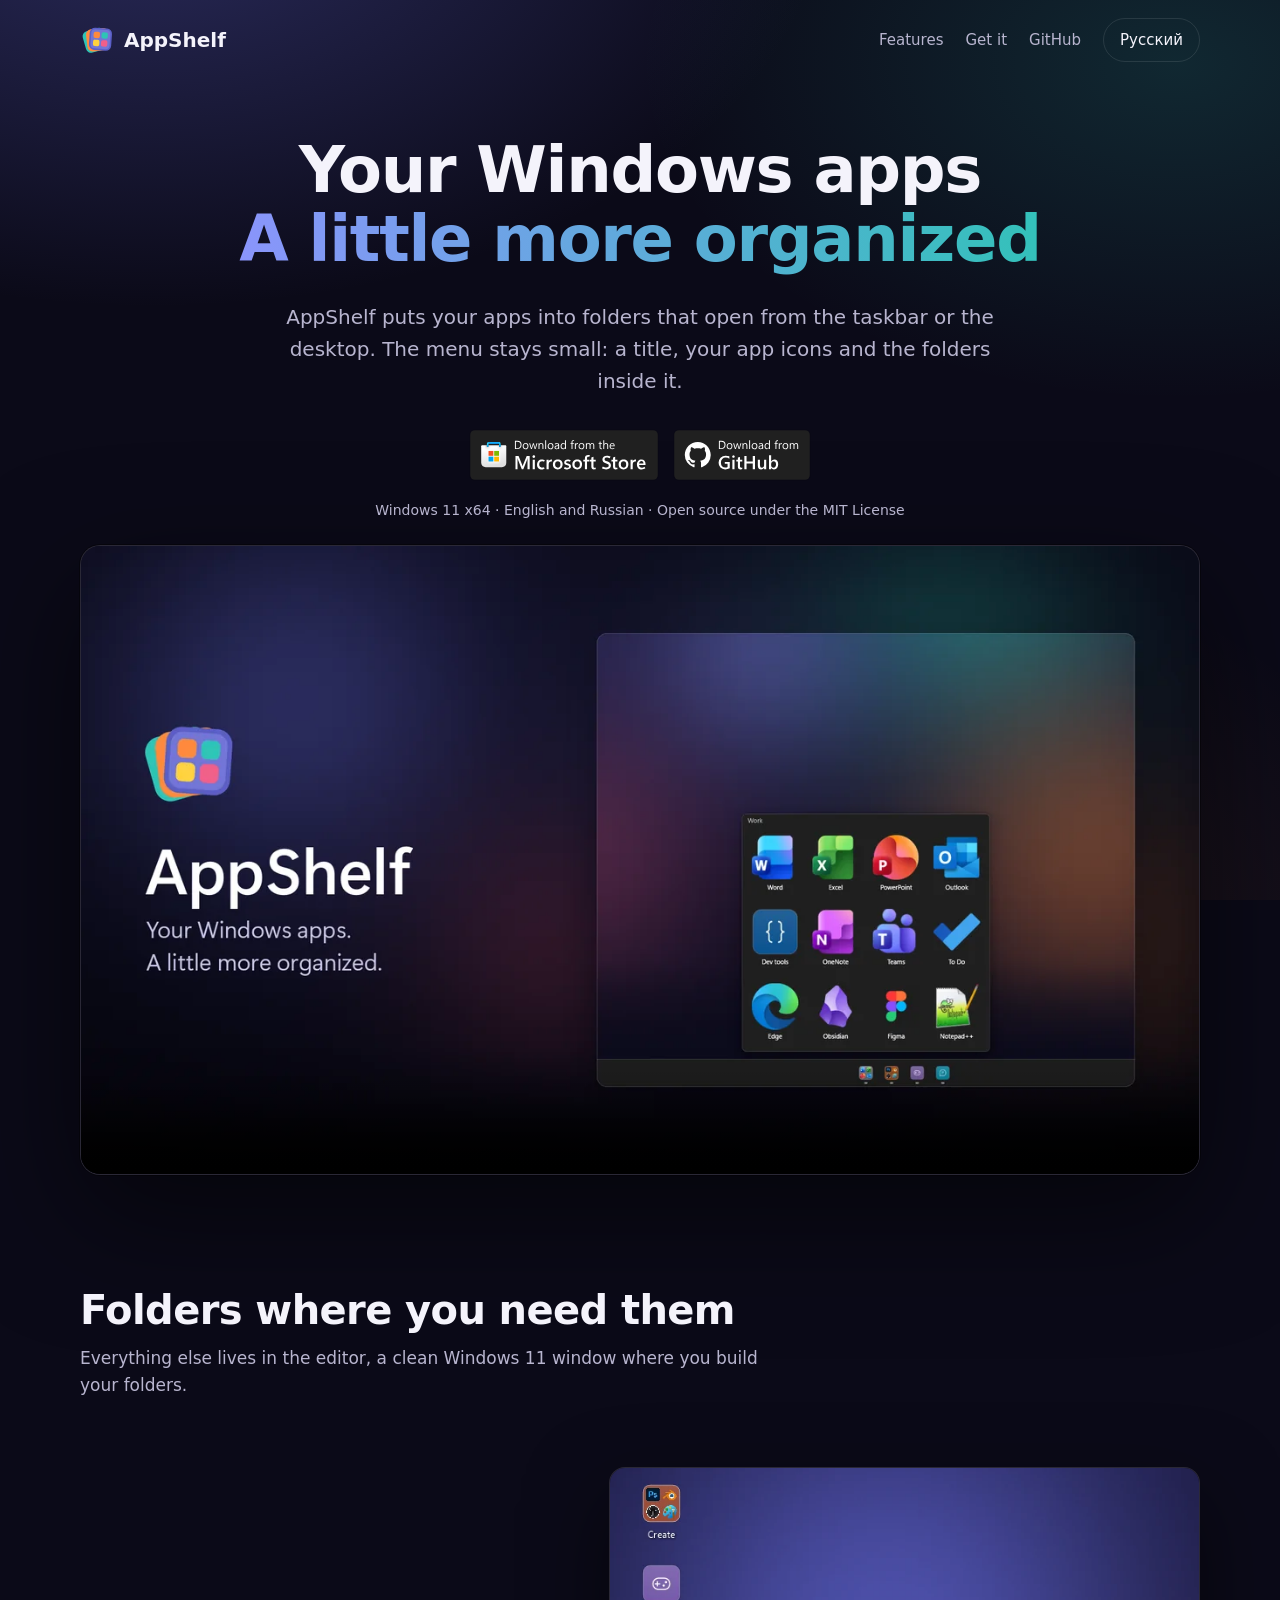
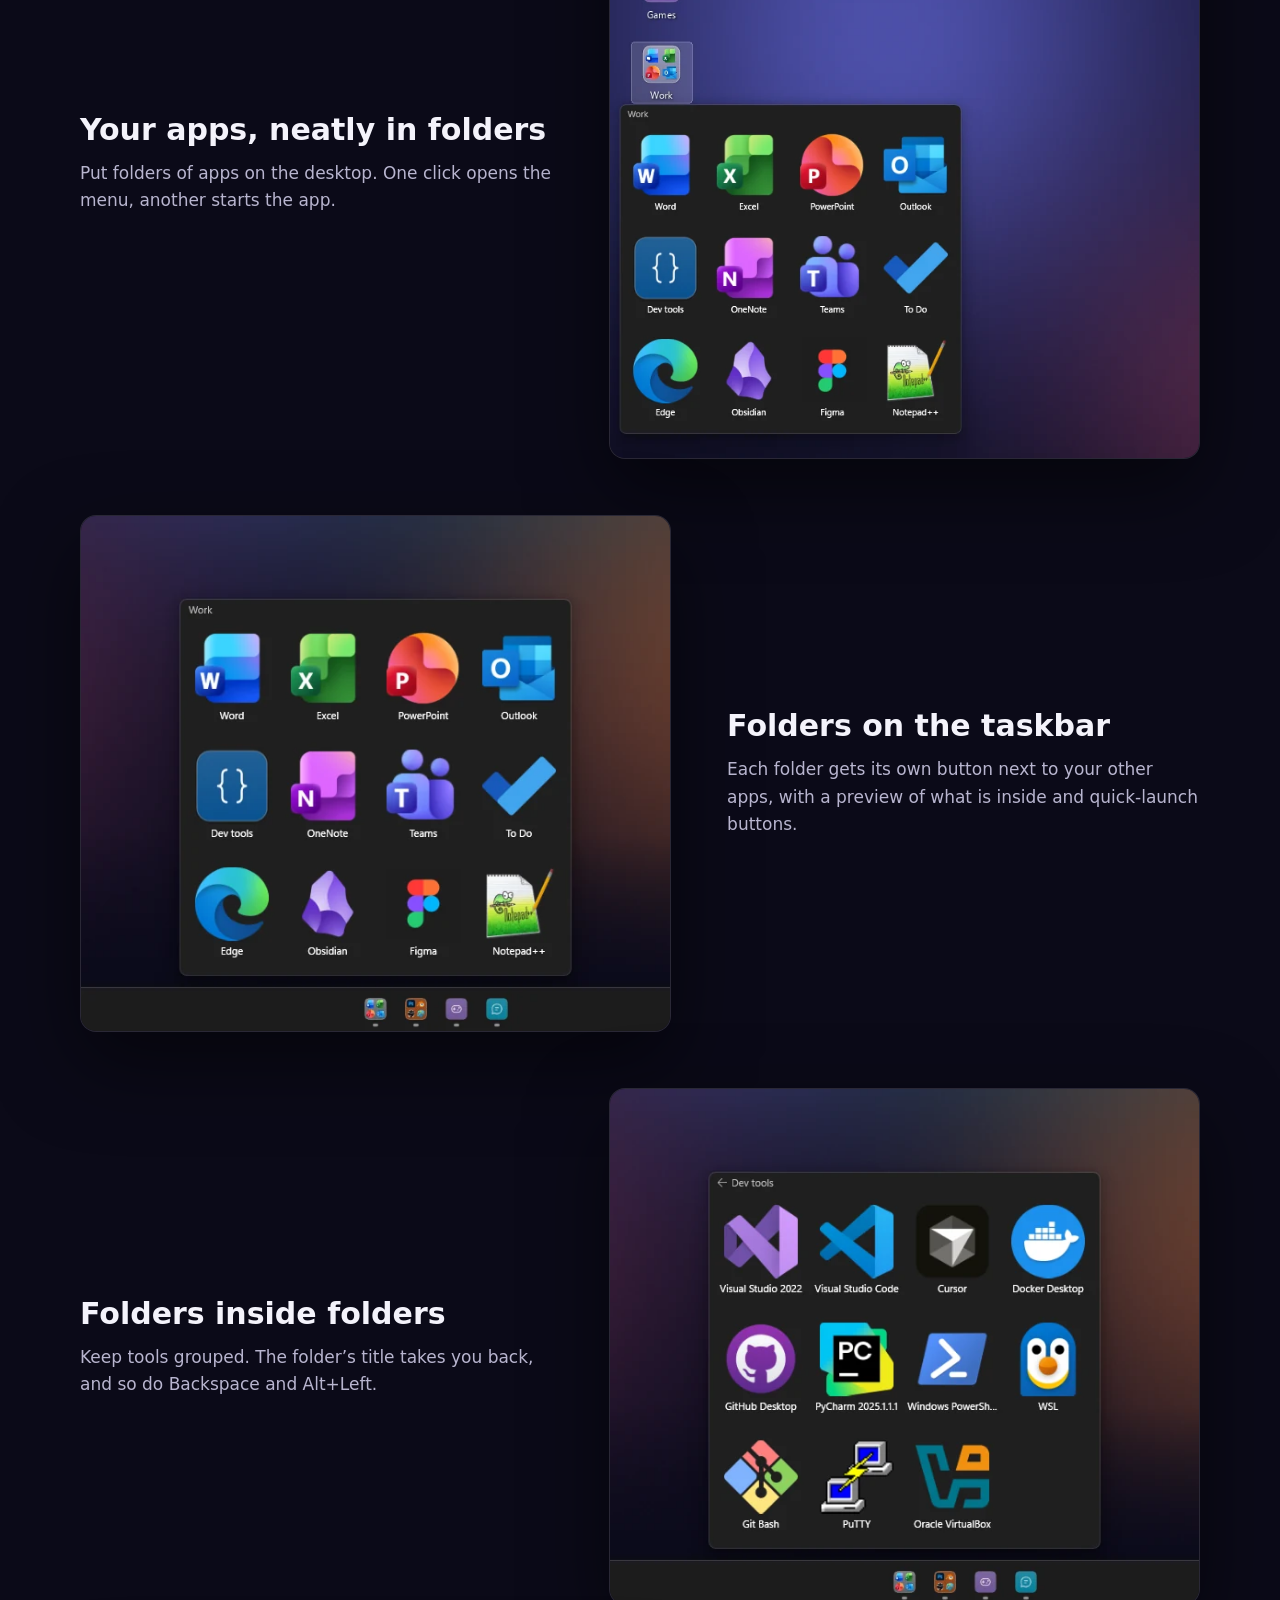
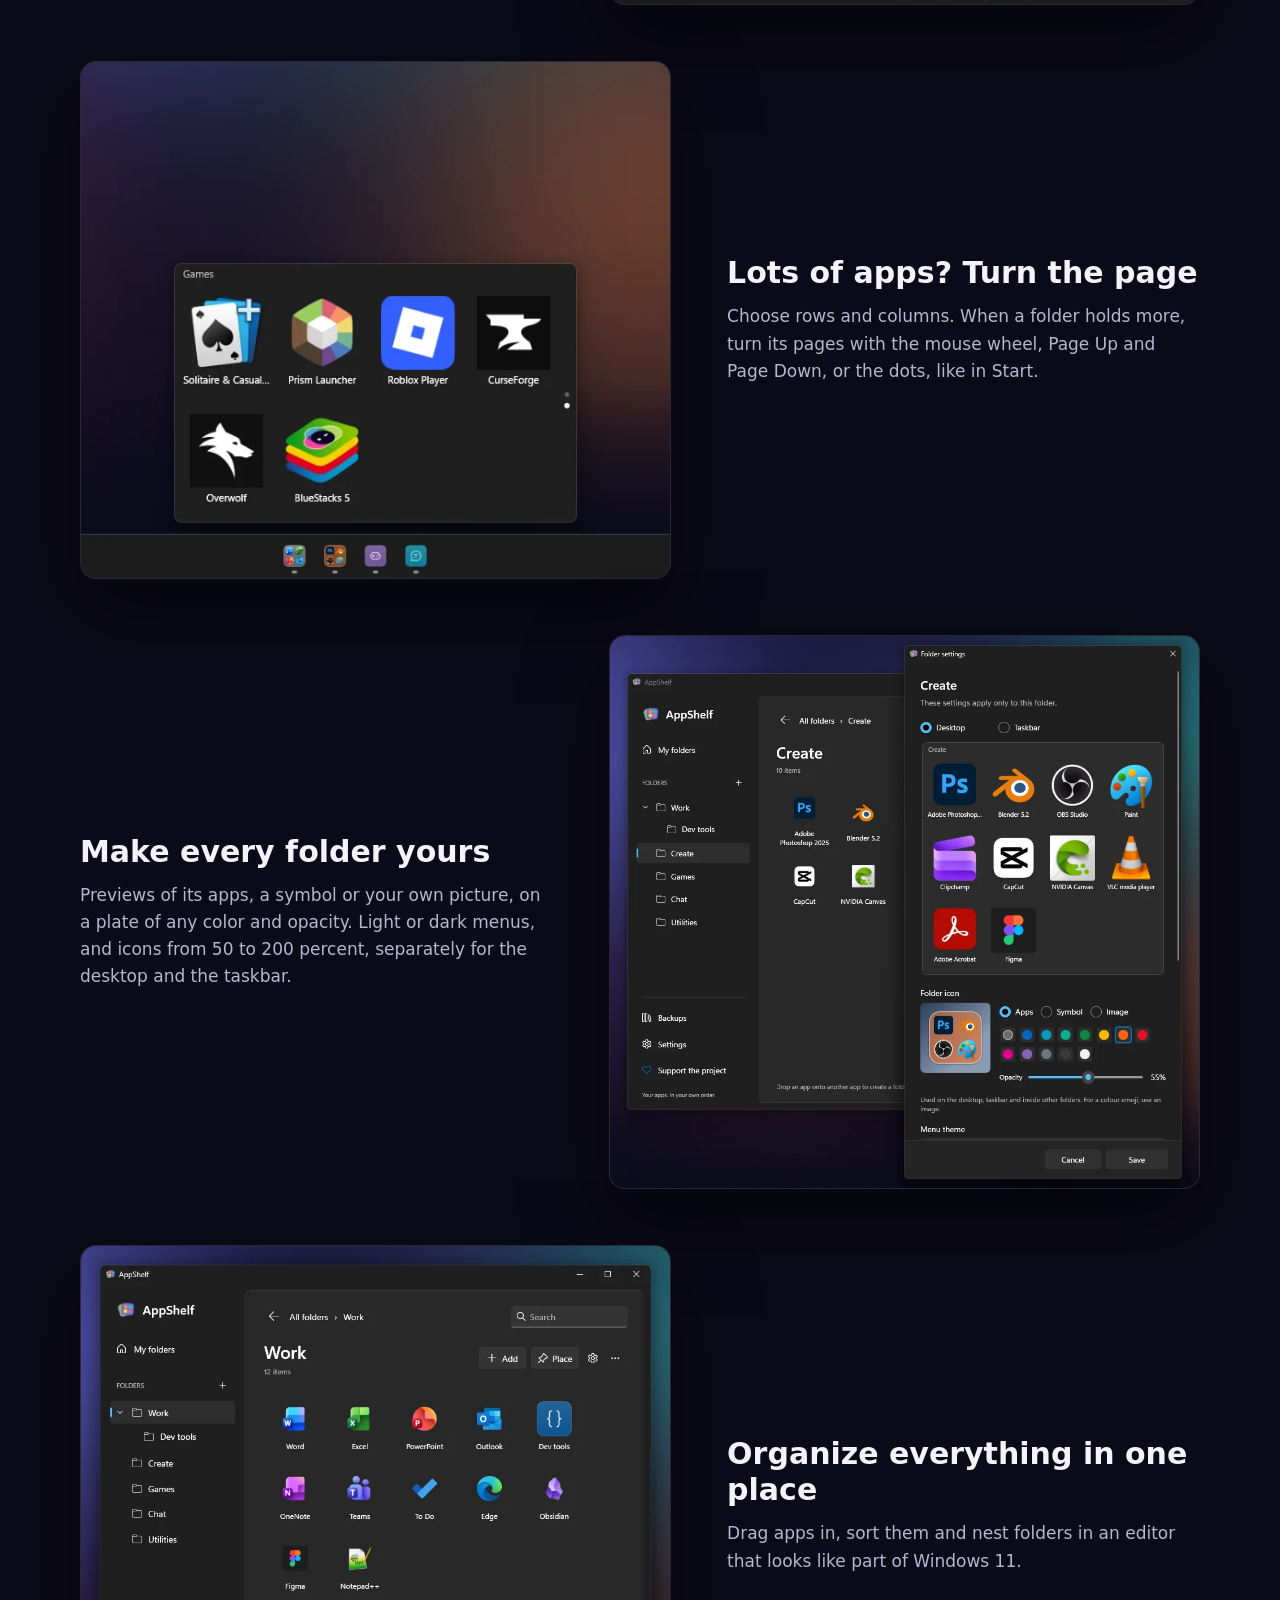
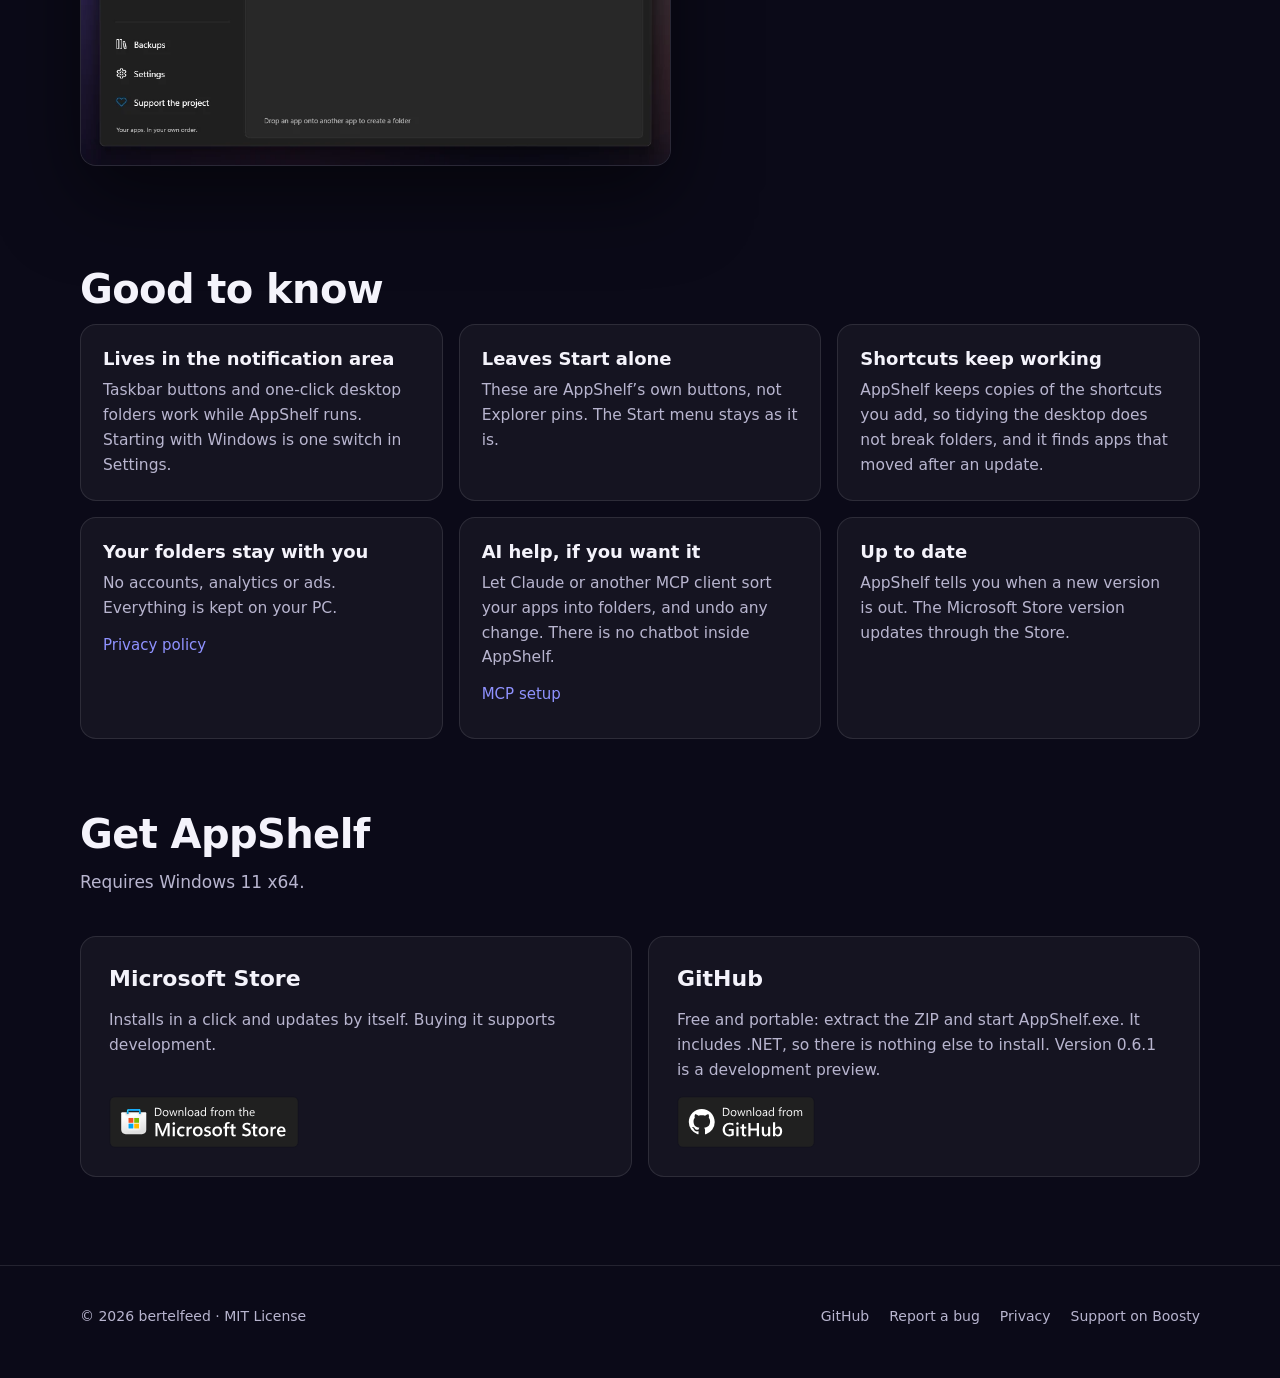
<file: site/index.html>
<!doctype html>
<html lang="en">
<head>
  <meta charset="utf-8">
  <meta name="viewport" content="width=device-width, initial-scale=1">
  <title>AppShelf — app folders for the Windows 11 taskbar and desktop</title>
  <meta name="description" content="Put your Windows apps into folders that open from the taskbar or the desktop. Nested folders, pages, your own icons and colors.">
  <meta name="theme-color" content="#0b0a18">
  <link rel="icon" href="assets/appshelf.svg" type="image/svg+xml">
  <link rel="canonical" href="https://bertelfeed.github.io/AppShelf/">
  <link rel="alternate" hreflang="en" href="https://bertelfeed.github.io/AppShelf/">
  <link rel="alternate" hreflang="ru" href="https://bertelfeed.github.io/AppShelf/ru/">
  <link rel="alternate" hreflang="x-default" href="https://bertelfeed.github.io/AppShelf/">
  <meta property="og:type" content="website">
  <meta property="og:site_name" content="AppShelf">
  <meta property="og:url" content="https://bertelfeed.github.io/AppShelf/">
  <meta property="og:locale" content="en_US">
  <meta property="og:locale:alternate" content="ru_RU">
  <meta property="og:title" content="AppShelf — app folders for the Windows 11 taskbar and desktop">
  <meta property="og:description" content="Your Windows apps, a little more organized.">
  <meta property="og:image" content="https://bertelfeed.github.io/AppShelf/assets/en/share.jpg">
  <meta property="og:image:width" content="1200">
  <meta property="og:image:height" content="630">
  <meta property="og:image:alt" content="AppShelf folders on the Windows 11 taskbar and desktop">
  <meta name="twitter:card" content="summary_large_image">
  <script>
    // First visit follows the browser languages; a choice made with the switch wins from then on.
    // ?lang=en comes from the switch on the Russian page, so English stays reachable even when storage is blocked.
    (function () {
      var chosen = null;
      if (/[?&]lang=en\b/.test(location.search)) {
        try { localStorage.setItem("appshelf-lang", "en"); } catch (e) { /* storage blocked */ }
        return;
      }
      try { chosen = localStorage.getItem("appshelf-lang"); } catch (e) { /* storage blocked */ }
      var preferred = (navigator.languages && navigator.languages[0]) || navigator.language || "";
      if (chosen === "ru" || (!chosen && /^ru\b/i.test(preferred))) location.replace("ru/" + location.search + location.hash);
    })();
  </script>
  <link rel="stylesheet" href="assets/site.css">
</head>
<body>
  <a class="skip" href="#main">Skip to content</a>
  <header class="wrap top">
    <a class="brand" href="#"><img src="assets/appshelf.svg" alt="">AppShelf</a>
    <nav aria-label="Main">
      <a class="section" href="#features">Features</a>
      <a class="section" href="#get">Get it</a>
      <a class="section" href="https://github.com/bertelfeed/AppShelf">GitHub</a>
      <a class="lang" href="ru/" data-lang="ru" hreflang="ru" lang="ru">Русский</a>
    </nav>
  </header>

  <main id="main">
    <div class="wrap hero">
      <h1>Your Windows apps<span class="visually-hidden">. </span> <span class="tagline">A little more organized</span></h1>
      <p class="lead">AppShelf puts your apps into folders that open from the taskbar or the desktop. The menu stays small: a title, your app icons and the folders inside it.</p>
      <div class="actions">
        <a class="badge" href="https://apps.microsoft.com/detail/9PBGTGLG9RD8"><img src="assets/store-en.svg" alt="Download from the Microsoft Store" width="190" height="52"></a>
        <a class="badge" href="https://github.com/bertelfeed/AppShelf/releases/latest"><img src="assets/github-en.svg" alt="Download from GitHub" width="138" height="52"></a>
      </div>
      <p class="note">Windows&nbsp;11 x64 · English and Russian · Open source under the MIT License</p>
      <div class="video">
        <video src="assets/en/promo.mp4" poster="assets/en/promo.webp" muted loop playsinline controls preload="none" aria-label="AppShelf in action: folders open from the taskbar and the desktop, nested folders, pages and folder settings"></video>
      </div>
    </div>

    <section id="features" class="wrap">
      <h2>Folders where you need them</h2>
      <p class="intro">Everything else lives in the editor, a clean Windows&nbsp;11 window where you build your folders.</p>
      <div class="features">
        <article class="feature">
          <div class="copy">
            <h3>Your apps, neatly in folders</h3>
            <p>Put folders of apps on the desktop. One click opens the menu, another starts the app.</p>
          </div>
          <div class="shot"><img src="assets/en/desktop.webp" alt="The Work folder open on the Windows 11 desktop" width="734" height="734" loading="lazy"></div>
        </article>
        <article class="feature">
          <div class="copy">
            <h3>Folders on the taskbar</h3>
            <p>Each folder gets its own button next to your other apps, with a preview of what is inside and quick-launch buttons.</p>
          </div>
          <div class="shot"><img src="assets/en/taskbar.webp" alt="A folder menu above the Windows 11 taskbar" width="640" height="560" loading="lazy"></div>
        </article>
        <article class="feature">
          <div class="copy">
            <h3>Folders inside folders</h3>
            <p>Keep tools grouped. The folder’s title takes you back, and so do Backspace and Alt+Left.</p>
          </div>
          <div class="shot"><img src="assets/en/nested.webp" alt="The Dev tools folder opened inside Work" width="640" height="560" loading="lazy"></div>
        </article>
        <article class="feature">
          <div class="copy">
            <h3>Lots of apps? Turn the page</h3>
            <p>Choose rows and columns. When a folder holds more, turn its pages with the mouse wheel, Page&nbsp;Up and Page&nbsp;Down, or the dots, like in Start.</p>
          </div>
          <div class="shot"><img src="assets/en/pages.webp" alt="A Games folder with page dots" width="640" height="560" loading="lazy"></div>
        </article>
        <article class="feature">
          <div class="copy">
            <h3>Make every folder yours</h3>
            <p>Previews of its apps, a symbol or your own picture, on a plate of any color and opacity. Light or dark menus, and icons from 50 to 200&nbsp;percent, separately for the desktop and the taskbar.</p>
          </div>
          <div class="shot"><img src="assets/en/style.webp" alt="Folder settings: layout, icon and color" width="1042" height="977" loading="lazy"></div>
        </article>
        <article class="feature">
          <div class="copy">
            <h3>Organize everything in one place</h3>
            <p>Drag apps in, sort them and nest folders in an editor that looks like part of Windows&nbsp;11.</p>
          </div>
          <div class="shot"><img src="assets/en/editor.webp" alt="The AppShelf editor with the Work folder" width="946" height="833" loading="lazy"></div>
        </article>
      </div>
    </section>

    <section class="wrap">
      <h2>Good to know</h2>
      <div class="cards">
        <div class="card">
          <h3>Lives in the notification area</h3>
          <p>Taskbar buttons and one-click desktop folders work while AppShelf runs. Starting with Windows is one switch in Settings.</p>
        </div>
        <div class="card">
          <h3>Leaves Start alone</h3>
          <p>These are AppShelf’s own buttons, not Explorer pins. The Start menu stays as it is.</p>
        </div>
        <div class="card">
          <h3>Shortcuts keep working</h3>
          <p>AppShelf keeps copies of the shortcuts you add, so tidying the desktop does not break folders, and it finds apps that moved after an update.</p>
        </div>
        <div class="card">
          <h3>Your folders stay with you</h3>
          <p>No accounts, analytics or ads. Everything is kept on your PC.</p>
          <a class="more" href="https://github.com/bertelfeed/AppShelf/blob/main/PRIVACY.md">Privacy policy</a>
        </div>
        <div class="card">
          <h3>AI help, if you want it</h3>
          <p>Let Claude or another MCP client sort your apps into folders, and undo any change. There is no chatbot inside AppShelf.</p>
          <a class="more" href="https://github.com/bertelfeed/AppShelf/blob/main/MCP.md">MCP setup</a>
        </div>
        <div class="card">
          <h3>Up to date</h3>
          <p>AppShelf tells you when a new version is out. The Microsoft Store version updates through the Store.</p>
        </div>
      </div>
    </section>

    <section id="get" class="wrap">
      <h2>Get AppShelf</h2>
      <p class="intro">Requires Windows&nbsp;11 x64.</p>
      <div class="get">
        <div class="card">
          <h3>Microsoft Store</h3>
          <p>Installs in a click and updates by itself. Buying it supports development.</p>
          <div class="actions">
            <a class="badge" href="https://apps.microsoft.com/detail/9PBGTGLG9RD8"><img src="assets/store-en.svg" alt="Download from the Microsoft Store" width="190" height="52" loading="lazy"></a>
          </div>
        </div>
        <div class="card">
          <h3>GitHub</h3>
          <p>Free and portable: extract the ZIP and start AppShelf.exe. It includes .NET, so there is nothing else to install. Version 0.6.1 is a development preview.</p>
          <div class="actions">
            <a class="badge" href="https://github.com/bertelfeed/AppShelf/releases/latest"><img src="assets/github-en.svg" alt="Download from GitHub" width="138" height="52" loading="lazy"></a>
          </div>
        </div>
      </div>
    </section>
  </main>

  <footer>
    <div class="wrap">
      <span>© 2026 bertelfeed · MIT License</span>
      <nav aria-label="Project links">
        <a href="https://github.com/bertelfeed/AppShelf">GitHub</a>
        <a href="https://github.com/bertelfeed/AppShelf/issues/new/choose">Report a bug</a>
        <a href="https://github.com/bertelfeed/AppShelf/blob/main/PRIVACY.md">Privacy</a>
        <a href="https://boosty.to/bertelfeed/donate">Support on Boosty</a>
      </nav>
    </div>
  </footer>
  <script src="assets/site.js"></script>
</body>
</html>
</file>
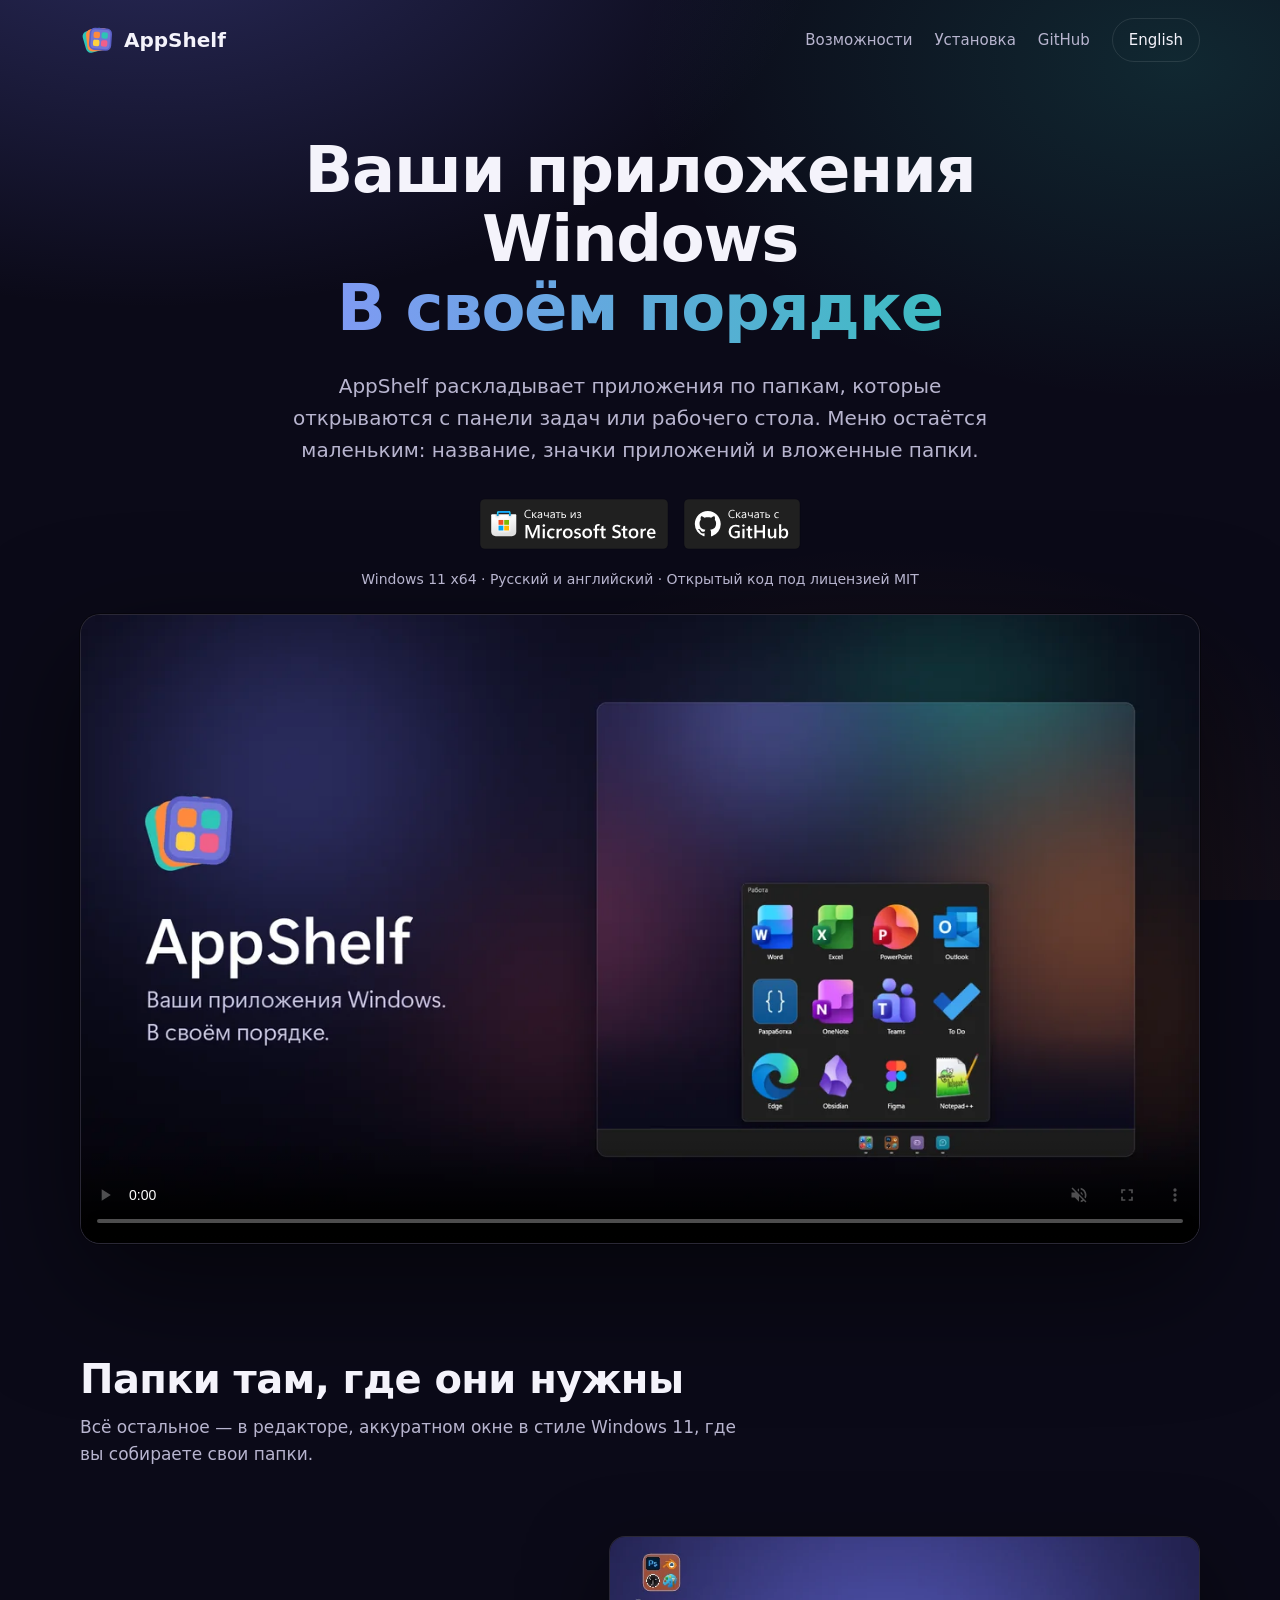
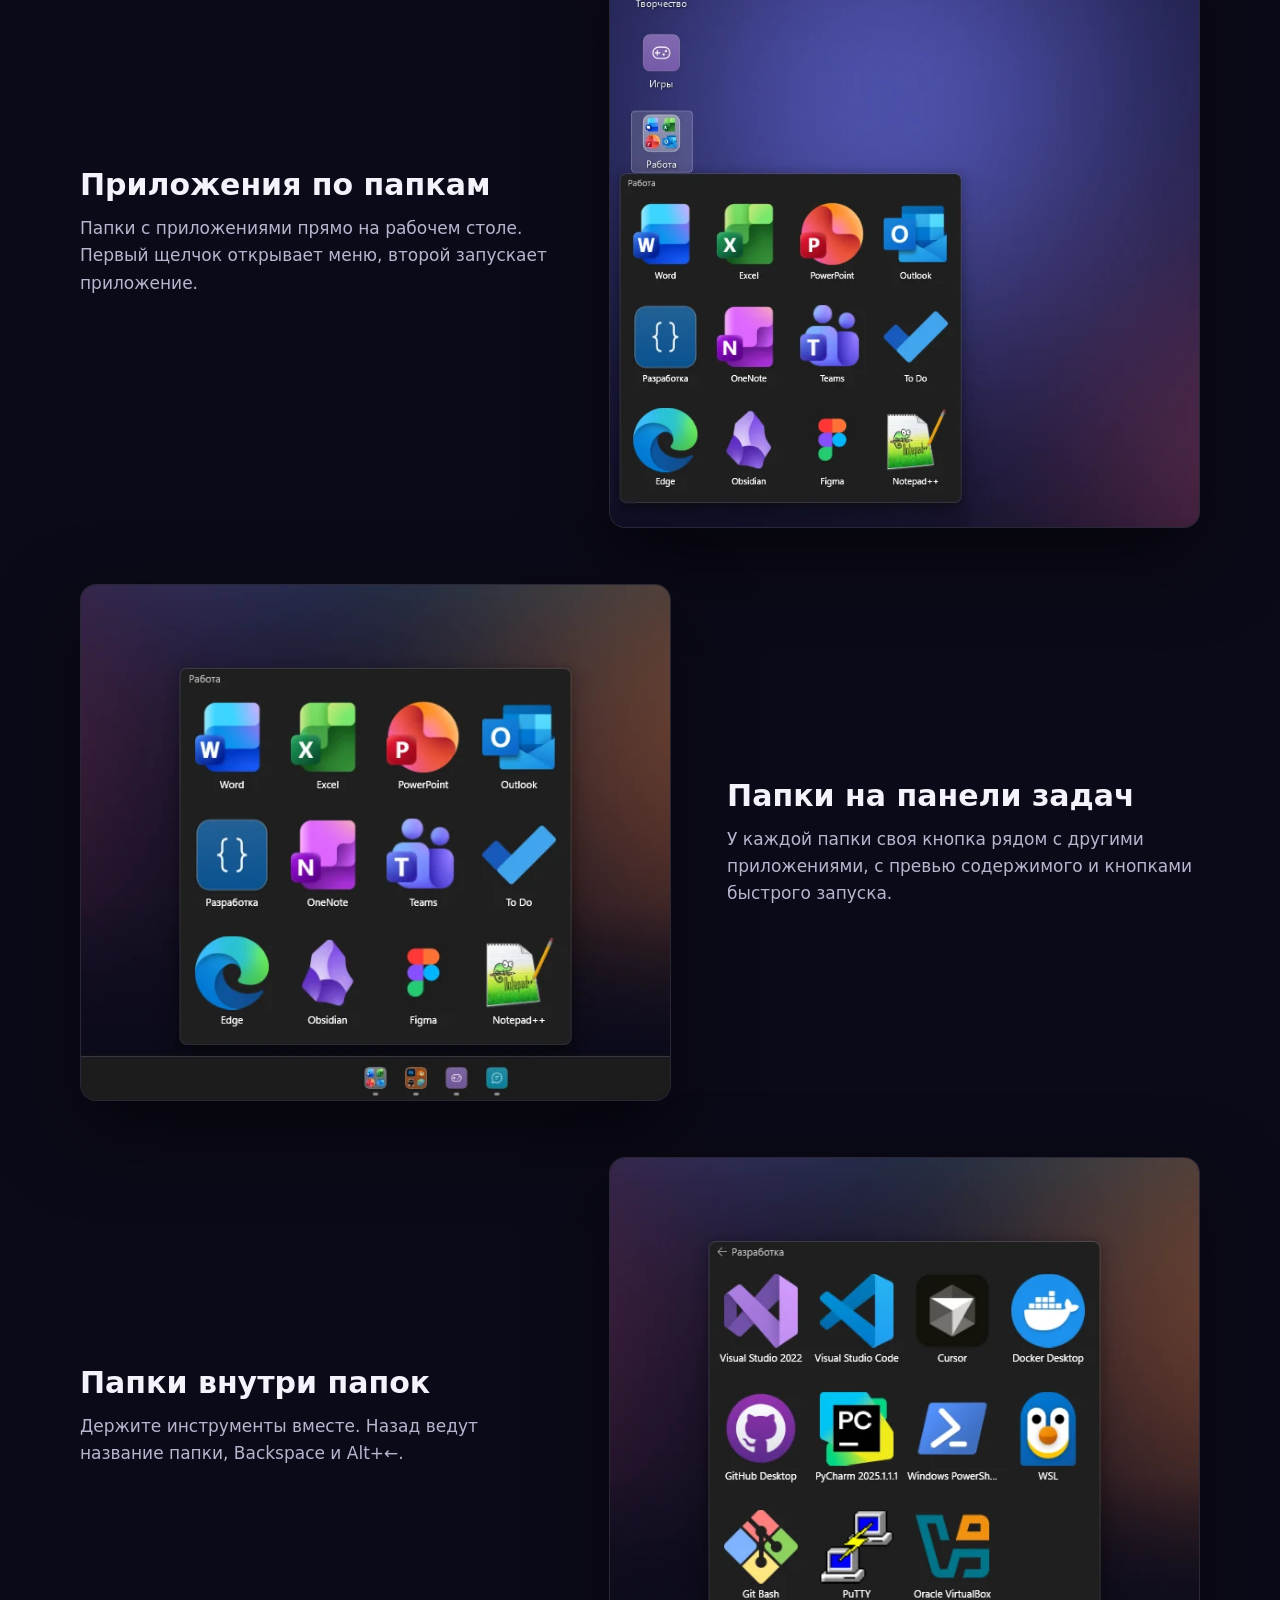
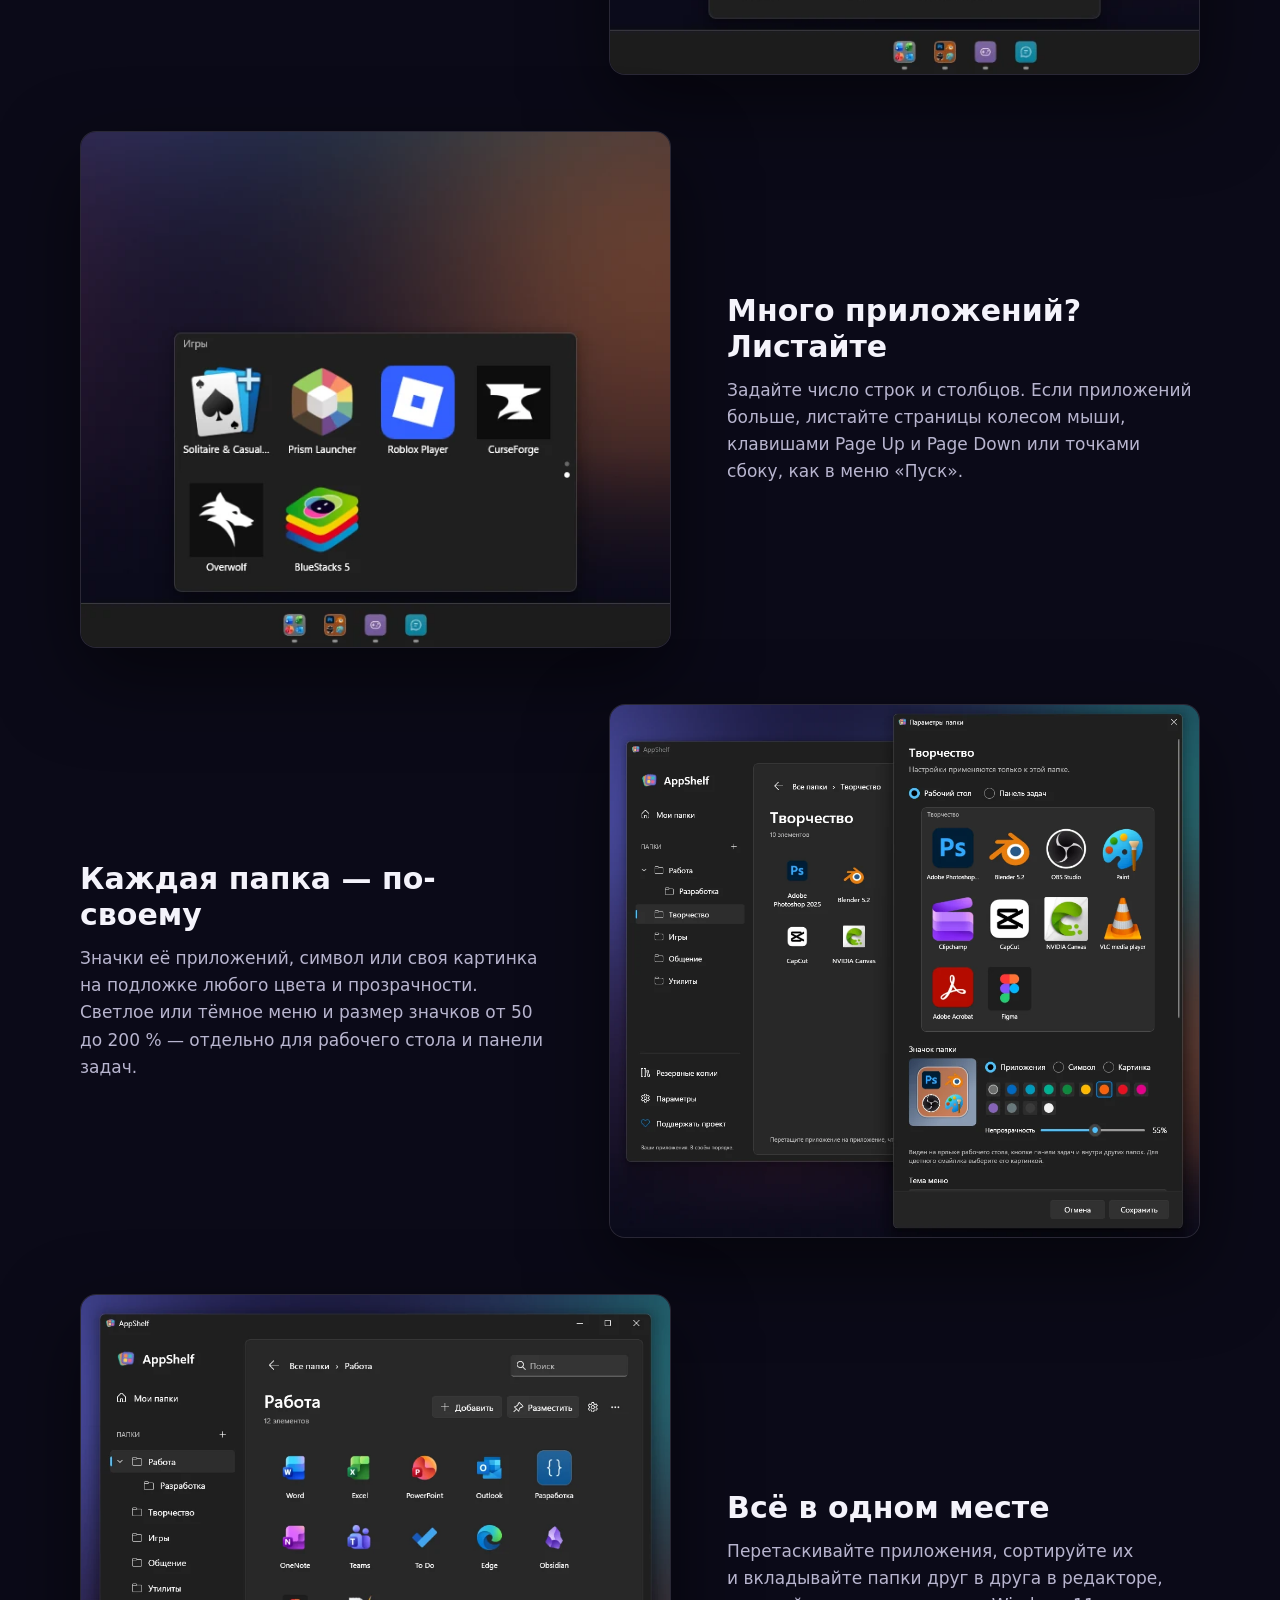
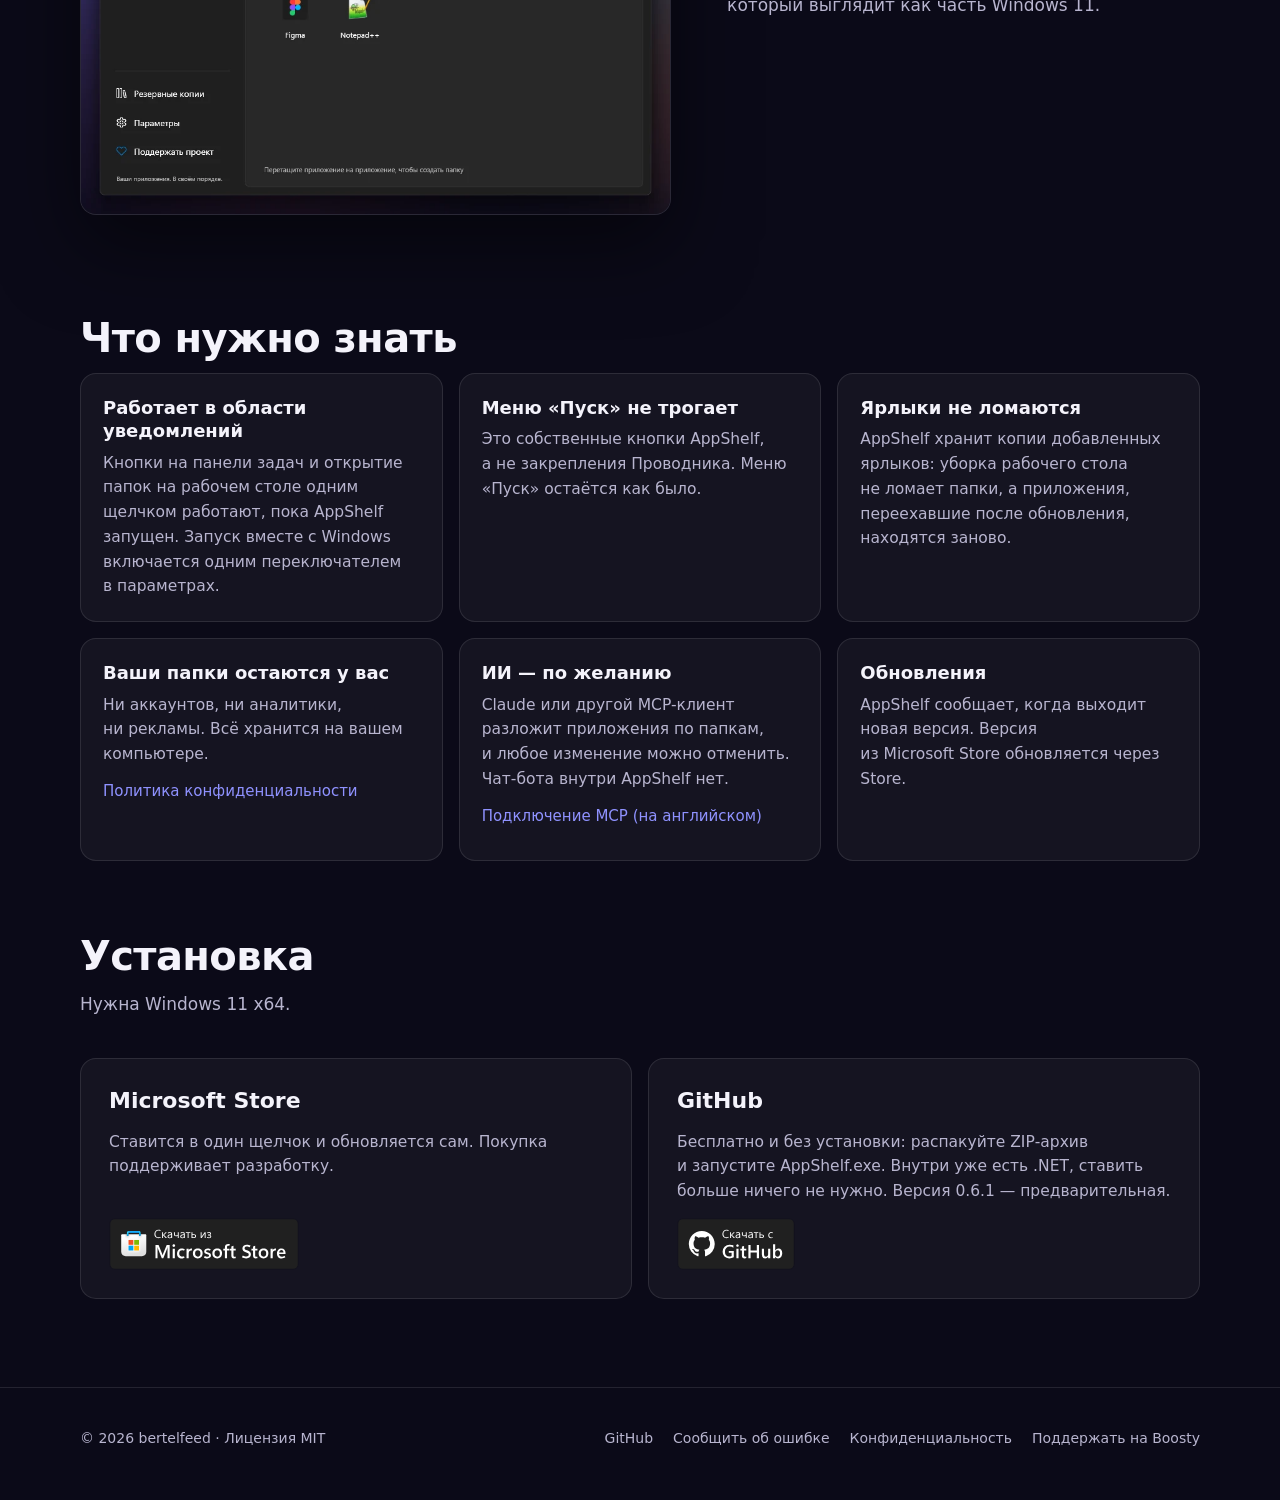
<file: site/ru/index.html>
<!doctype html>
<html lang="ru">
<head>
  <meta charset="utf-8">
  <meta name="viewport" content="width=device-width, initial-scale=1">
  <title>AppShelf — папки приложений на&nbsp;панели задач и&nbsp;рабочем столе Windows&nbsp;11</title>
  <meta name="description" content="Раскладывайте приложения Windows по папкам, которые открываются с панели задач или рабочего стола. Вложенные папки, страницы, свои значки и цвета.">
  <meta name="theme-color" content="#0b0a18">
  <link rel="icon" href="../assets/appshelf.svg" type="image/svg+xml">
  <link rel="canonical" href="https://bertelfeed.github.io/AppShelf/ru/">
  <link rel="alternate" hreflang="en" href="https://bertelfeed.github.io/AppShelf/">
  <link rel="alternate" hreflang="ru" href="https://bertelfeed.github.io/AppShelf/ru/">
  <link rel="alternate" hreflang="x-default" href="https://bertelfeed.github.io/AppShelf/">
  <meta property="og:type" content="website">
  <meta property="og:site_name" content="AppShelf">
  <meta property="og:url" content="https://bertelfeed.github.io/AppShelf/ru/">
  <meta property="og:locale" content="ru_RU">
  <meta property="og:locale:alternate" content="en_US">
  <meta property="og:title" content="AppShelf — папки приложений на панели задач и рабочем столе Windows 11">
  <meta property="og:description" content="Ваши приложения Windows в своём порядке.">
  <meta property="og:image" content="https://bertelfeed.github.io/AppShelf/assets/ru/share.jpg">
  <meta property="og:image:width" content="1200">
  <meta property="og:image:height" content="630">
  <meta property="og:image:alt" content="Папки AppShelf на панели задач и рабочем столе Windows 11">
  <meta name="twitter:card" content="summary_large_image">
  <link rel="stylesheet" href="../assets/site.css">
</head>
<body>
  <a class="skip" href="#main">Перейти к содержимому</a>
  <header class="wrap top">
    <a class="brand" href="#"><img src="../assets/appshelf.svg" alt="">AppShelf</a>
    <nav aria-label="Основная навигация">
      <a class="section" href="#features">Возможности</a>
      <a class="section" href="#get">Установка</a>
      <a class="section" href="https://github.com/bertelfeed/AppShelf">GitHub</a>
      <a class="lang" href="../?lang=en" data-lang="en" hreflang="en" lang="en">English</a>
    </nav>
  </header>

  <main id="main">
    <div class="wrap hero">
      <h1>Ваши приложения Windows<span class="visually-hidden">. </span> <span class="tagline">В&nbsp;своём порядке</span></h1>
      <p class="lead">AppShelf раскладывает приложения по&nbsp;папкам, которые открываются с&nbsp;панели задач или рабочего стола. Меню остаётся маленьким: название, значки приложений и&nbsp;вложенные папки.</p>
      <div class="actions">
        <a class="badge" href="https://apps.microsoft.com/detail/9PBGTGLG9RD8"><img src="../assets/store-ru.svg" alt="Скачать из Microsoft Store" width="190" height="52"></a>
        <a class="badge" href="https://github.com/bertelfeed/AppShelf/releases/latest"><img src="../assets/github-ru.svg" alt="Скачать с GitHub" width="118" height="52"></a>
      </div>
      <p class="note">Windows&nbsp;11 x64 · Русский и&nbsp;английский · Открытый код под лицензией MIT</p>
      <div class="video">
        <video src="../assets/ru/promo.mp4" poster="../assets/ru/promo.webp" muted loop playsinline controls preload="none" aria-label="AppShelf в&nbsp;работе: папки открываются с&nbsp;панели задач и&nbsp;рабочего стола, вложенные папки, страницы и&nbsp;параметры папки"></video>
      </div>
    </div>

    <section id="features" class="wrap">
      <h2>Папки там, где они нужны</h2>
      <p class="intro">Всё остальное&nbsp;— в&nbsp;редакторе, аккуратном окне в&nbsp;стиле Windows&nbsp;11, где вы собираете свои папки.</p>
      <div class="features">
        <article class="feature">
          <div class="copy">
            <h3>Приложения по&nbsp;папкам</h3>
            <p>Папки с&nbsp;приложениями прямо на&nbsp;рабочем столе. Первый щелчок открывает меню, второй запускает приложение.</p>
          </div>
          <div class="shot"><img src="../assets/ru/desktop.webp" alt="Папка «Работа», открытая на рабочем столе Windows 11" width="734" height="734" loading="lazy"></div>
        </article>
        <article class="feature">
          <div class="copy">
            <h3>Папки на&nbsp;панели задач</h3>
            <p>У&nbsp;каждой папки своя кнопка рядом с&nbsp;другими приложениями, с&nbsp;превью содержимого и&nbsp;кнопками быстрого запуска.</p>
          </div>
          <div class="shot"><img src="../assets/ru/taskbar.webp" alt="Меню папки над панелью задач Windows 11" width="640" height="560" loading="lazy"></div>
        </article>
        <article class="feature">
          <div class="copy">
            <h3>Папки внутри папок</h3>
            <p>Держите инструменты вместе. Назад ведут название папки, Backspace и&nbsp;Alt+←.</p>
          </div>
          <div class="shot"><img src="../assets/ru/nested.webp" alt="Папка «Разработка» внутри папки «Работа»" width="640" height="560" loading="lazy"></div>
        </article>
        <article class="feature">
          <div class="copy">
            <h3>Много приложений? Листайте</h3>
            <p>Задайте число строк и&nbsp;столбцов. Если приложений больше, листайте страницы колесом мыши, клавишами Page&nbsp;Up и&nbsp;Page&nbsp;Down или точками сбоку, как в&nbsp;меню «Пуск».</p>
          </div>
          <div class="shot"><img src="../assets/ru/pages.webp" alt="Папка «Игры» с точками страниц" width="640" height="560" loading="lazy"></div>
        </article>
        <article class="feature">
          <div class="copy">
            <h3>Каждая папка&nbsp;— по-своему</h3>
            <p>Значки её приложений, символ или своя картинка на&nbsp;подложке любого цвета и&nbsp;прозрачности. Светлое или тёмное меню и&nbsp;размер значков от&nbsp;50 до&nbsp;200&nbsp;%&nbsp;— отдельно для рабочего стола и&nbsp;панели задач.</p>
          </div>
          <div class="shot"><img src="../assets/ru/style.webp" alt="Параметры папки: раскладка, значок и цвет" width="1082" height="977" loading="lazy"></div>
        </article>
        <article class="feature">
          <div class="copy">
            <h3>Всё в&nbsp;одном месте</h3>
            <p>Перетаскивайте приложения, сортируйте их и&nbsp;вкладывайте папки друг в&nbsp;друга в&nbsp;редакторе, который выглядит как часть Windows&nbsp;11.</p>
          </div>
          <div class="shot"><img src="../assets/ru/editor.webp" alt="Редактор AppShelf с папкой «Работа»" width="946" height="833" loading="lazy"></div>
        </article>
      </div>
    </section>

    <section class="wrap">
      <h2>Что нужно знать</h2>
      <div class="cards">
        <div class="card">
          <h3>Работает в&nbsp;области уведомлений</h3>
          <p>Кнопки на&nbsp;панели задач и&nbsp;открытие папок на&nbsp;рабочем столе одним щелчком работают, пока AppShelf запущен. Запуск вместе с&nbsp;Windows включается одним переключателем в&nbsp;параметрах.</p>
        </div>
        <div class="card">
          <h3>Меню «Пуск» не&nbsp;трогает</h3>
          <p>Это собственные кнопки AppShelf, а&nbsp;не&nbsp;закрепления Проводника. Меню «Пуск» остаётся как было.</p>
        </div>
        <div class="card">
          <h3>Ярлыки не&nbsp;ломаются</h3>
          <p>AppShelf хранит копии добавленных ярлыков: уборка рабочего стола не&nbsp;ломает папки, а&nbsp;приложения, переехавшие после обновления, находятся заново.</p>
        </div>
        <div class="card">
          <h3>Ваши папки остаются у&nbsp;вас</h3>
          <p>Ни&nbsp;аккаунтов, ни&nbsp;аналитики, ни&nbsp;рекламы. Всё хранится на&nbsp;вашем компьютере.</p>
          <a class="more" href="https://github.com/bertelfeed/AppShelf/blob/main/PRIVACY.md#политика-конфиденциальности-appshelf">Политика конфиденциальности</a>
        </div>
        <div class="card">
          <h3>ИИ&nbsp;— по&nbsp;желанию</h3>
          <p>Claude или другой MCP-клиент разложит приложения по&nbsp;папкам, и&nbsp;любое изменение можно отменить. Чат-бота внутри AppShelf нет.</p>
          <a class="more" href="https://github.com/bertelfeed/AppShelf/blob/main/MCP.md">Подключение MCP (на&nbsp;английском)</a>
        </div>
        <div class="card">
          <h3>Обновления</h3>
          <p>AppShelf сообщает, когда выходит новая версия. Версия из&nbsp;Microsoft&nbsp;Store обновляется через Store.</p>
        </div>
      </div>
    </section>

    <section id="get" class="wrap">
      <h2>Установка</h2>
      <p class="intro">Нужна Windows&nbsp;11 x64.</p>
      <div class="get">
        <div class="card">
          <h3>Microsoft Store</h3>
          <p>Ставится в&nbsp;один щелчок и&nbsp;обновляется сам. Покупка поддерживает разработку.</p>
          <div class="actions">
            <a class="badge" href="https://apps.microsoft.com/detail/9PBGTGLG9RD8"><img src="../assets/store-ru.svg" alt="Скачать из Microsoft Store" width="190" height="52" loading="lazy"></a>
          </div>
        </div>
        <div class="card">
          <h3>GitHub</h3>
          <p>Бесплатно и&nbsp;без установки: распакуйте ZIP&#8209;архив и&nbsp;запустите AppShelf.exe. Внутри уже есть .NET, ставить больше ничего не&nbsp;нужно. Версия 0.6.1&nbsp;— предварительная.</p>
          <div class="actions">
            <a class="badge" href="https://github.com/bertelfeed/AppShelf/releases/latest"><img src="../assets/github-ru.svg" alt="Скачать с GitHub" width="118" height="52" loading="lazy"></a>
          </div>
        </div>
      </div>
    </section>
  </main>

  <footer>
    <div class="wrap">
      <span>© 2026 bertelfeed · Лицензия MIT</span>
      <nav aria-label="Ссылки проекта">
        <a href="https://github.com/bertelfeed/AppShelf">GitHub</a>
        <a href="https://github.com/bertelfeed/AppShelf/issues/new/choose">Сообщить об&nbsp;ошибке</a>
        <a href="https://github.com/bertelfeed/AppShelf/blob/main/PRIVACY.md#политика-конфиденциальности-appshelf">Конфиденциальность</a>
        <a href="https://boosty.to/bertelfeed/donate">Поддержать на&nbsp;Boosty</a>
      </nav>
    </div>
  </footer>
  <script src="../assets/site.js"></script>
</body>
</html>
</file>
<file: site/assets/site.css>
/* AppShelf website: one dark theme, the colors of the Store media and the app icon. */
:root {
  color-scheme: dark;
  --bg: #0b0a18;
  --surface: rgba(255, 255, 255, 0.045);
  --line: rgba(255, 255, 255, 0.1);
  --text: #f4f3fb;
  --muted: #b8b5cf;
  --accent: #7376d6;
  --accent-strong: #8f92ff;
  --teal: #2ec4b6;
  --orange: #ff8a3d;
  --radius: 16px;
  --font: "Segoe UI Variable Text", "Segoe UI", system-ui, -apple-system, sans-serif;
  --display: "Segoe UI Variable Display", "Segoe UI", system-ui, -apple-system, sans-serif;
}

* { box-sizing: border-box; }
html { scroll-behavior: smooth; }
@media (prefers-reduced-motion: reduce) { html { scroll-behavior: auto; } }

body {
  margin: 0;
  background:
    radial-gradient(60rem 36rem at 12% -6rem, rgba(91, 95, 199, 0.38), transparent 70%),
    radial-gradient(48rem 30rem at 92% 4rem, rgba(46, 196, 182, 0.16), transparent 70%),
    radial-gradient(50rem 40rem at 70% 110%, rgba(255, 138, 61, 0.12), transparent 70%),
    var(--bg);
  background-attachment: fixed;
  color: var(--text);
  font: 17px/1.6 var(--font);
  -webkit-font-smoothing: antialiased;
}

a { color: var(--accent-strong); text-decoration: none; }
a:hover { text-decoration: underline; }
img, video { display: block; max-width: 100%; }
:focus-visible { outline: 2px solid var(--accent-strong); outline-offset: 3px; border-radius: 6px; }
.visually-hidden { position: absolute; width: 1px; height: 1px; overflow: hidden; clip-path: inset(50%); white-space: nowrap; }
.skip { position: absolute; left: 16px; top: -60px; z-index: 1; padding: 10px 16px; border-radius: 10px; background: var(--accent); color: #fff; }
.skip:focus { top: 12px; }

.wrap { width: min(1120px, 100% - 32px); margin-inline: auto; }

/* Header */
.top { display: flex; align-items: center; justify-content: space-between; gap: 16px; padding: 18px 0; }
.brand { display: flex; align-items: center; gap: 10px; color: var(--text); font: 600 20px var(--display); }
.brand:hover { text-decoration: none; }
.brand img { width: 34px; height: 34px; }
.top nav { display: flex; align-items: center; gap: 22px; font-size: 15px; }
.top nav a { color: var(--muted); }
.top nav a:hover { color: var(--text); text-decoration: none; }
.top nav .lang { display: inline-flex; align-items: center; min-height: 44px; color: var(--text); border: 1px solid var(--line); border-radius: 999px; padding: 0 16px; }
@media (max-width: 640px) { .top nav .section { display: none; } }

/* Hero */
.hero { text-align: center; padding: 56px 0 40px; }
.hero h1 { font: 650 clamp(36px, 6vw, 64px)/1.08 var(--display); letter-spacing: -0.02em; margin: 0 auto 20px; max-width: 14em; }
.hero h1 .tagline { display: block; padding-bottom: 0.1em; background: linear-gradient(90deg, var(--accent-strong), var(--teal)); -webkit-background-clip: text; background-clip: text; color: transparent; }
.hero .lead { color: var(--muted); font-size: clamp(17px, 2.2vw, 20px); max-width: 36em; margin: 0 auto 32px; }
.actions { display: flex; flex-wrap: wrap; align-items: center; justify-content: center; gap: 14px; }
/* The Store badge and the matching GitHub badge (tools/site/badge.py) are drawn 44 px high; both scale together. */
.badge { display: block; border-radius: 6px; }
.badge img { height: 52px; width: auto; }
@media (max-width: 400px) { .actions { gap: 10px; } .badge img { height: 46px; } }
.note { color: var(--muted); font-size: 14px; margin-top: 18px; }

.video { margin: 24px auto 0; border-radius: 20px; overflow: hidden; border: 1px solid var(--line);
  box-shadow: 0 40px 120px rgba(0, 0, 0, 0.55), 0 0 0 1px rgba(0, 0, 0, 0.4); aspect-ratio: 16 / 9; background: #12101f; }
.video video { width: 100%; height: 100%; object-fit: cover; }

/* Sections */
section { padding: 72px 0 0; }
h2 { font: 650 clamp(28px, 4vw, 40px)/1.15 var(--display); letter-spacing: -0.015em; margin: 0 0 12px; }
.intro { color: var(--muted); max-width: 40em; margin: 0 0 40px; }

.feature { display: grid; grid-template-columns: 1fr 1.25fr; align-items: center; gap: 56px; padding: 28px 0; }
.feature:nth-child(even) { grid-template-columns: 1.25fr 1fr; }
.feature:nth-child(even) .copy { order: 2; }
.feature h3 { font: 650 clamp(22px, 2.8vw, 30px)/1.2 var(--display); margin: 0 0 12px; }
.feature p { color: var(--muted); margin: 0; }
.shot { border-radius: var(--radius); overflow: hidden; border: 1px solid var(--line);
  box-shadow: 0 30px 80px rgba(0, 0, 0, 0.5); background: #12101f; }
.shot img { width: 100%; height: auto; }
@media (max-width: 820px) {
  .feature, .feature:nth-child(even) { grid-template-columns: 1fr; gap: 20px; padding: 20px 0; }
  .feature:nth-child(even) .copy { order: 0; }
}

.cards { display: grid; grid-template-columns: repeat(3, 1fr); gap: 16px; }
@media (max-width: 900px) { .cards { grid-template-columns: repeat(2, 1fr); } }
@media (max-width: 600px) { .cards { grid-template-columns: 1fr; } }
.card { background: var(--surface); border: 1px solid var(--line); border-radius: var(--radius); padding: 22px; }
.card h3 { font: 600 18px/1.3 var(--display); margin: 0 0 8px; }
.card p { color: var(--muted); font-size: 15.5px; margin: 0; }
.card .more { display: inline-flex; align-items: center; min-height: 44px; margin-top: 2px; font-size: 15px; }

.get { display: grid; grid-template-columns: repeat(2, 1fr); gap: 16px; }
@media (max-width: 760px) { .get { grid-template-columns: 1fr; } }
.get .card { padding: 28px; display: flex; flex-direction: column; gap: 14px; }
.get .card h3 { font-size: 22px; margin: 0; }
.get .card .actions { justify-content: flex-start; margin-top: auto; }

footer { margin-top: 88px; padding: 28px 0 40px; border-top: 1px solid var(--line); color: var(--muted); font-size: 14px; }
footer .wrap { display: flex; flex-wrap: wrap; align-items: center; justify-content: space-between; gap: 4px 24px; }
footer nav { display: flex; flex-wrap: wrap; gap: 0 20px; }
footer a { display: inline-flex; align-items: center; min-height: 44px; color: var(--muted); }
footer a:hover { color: var(--text); }
</file>
